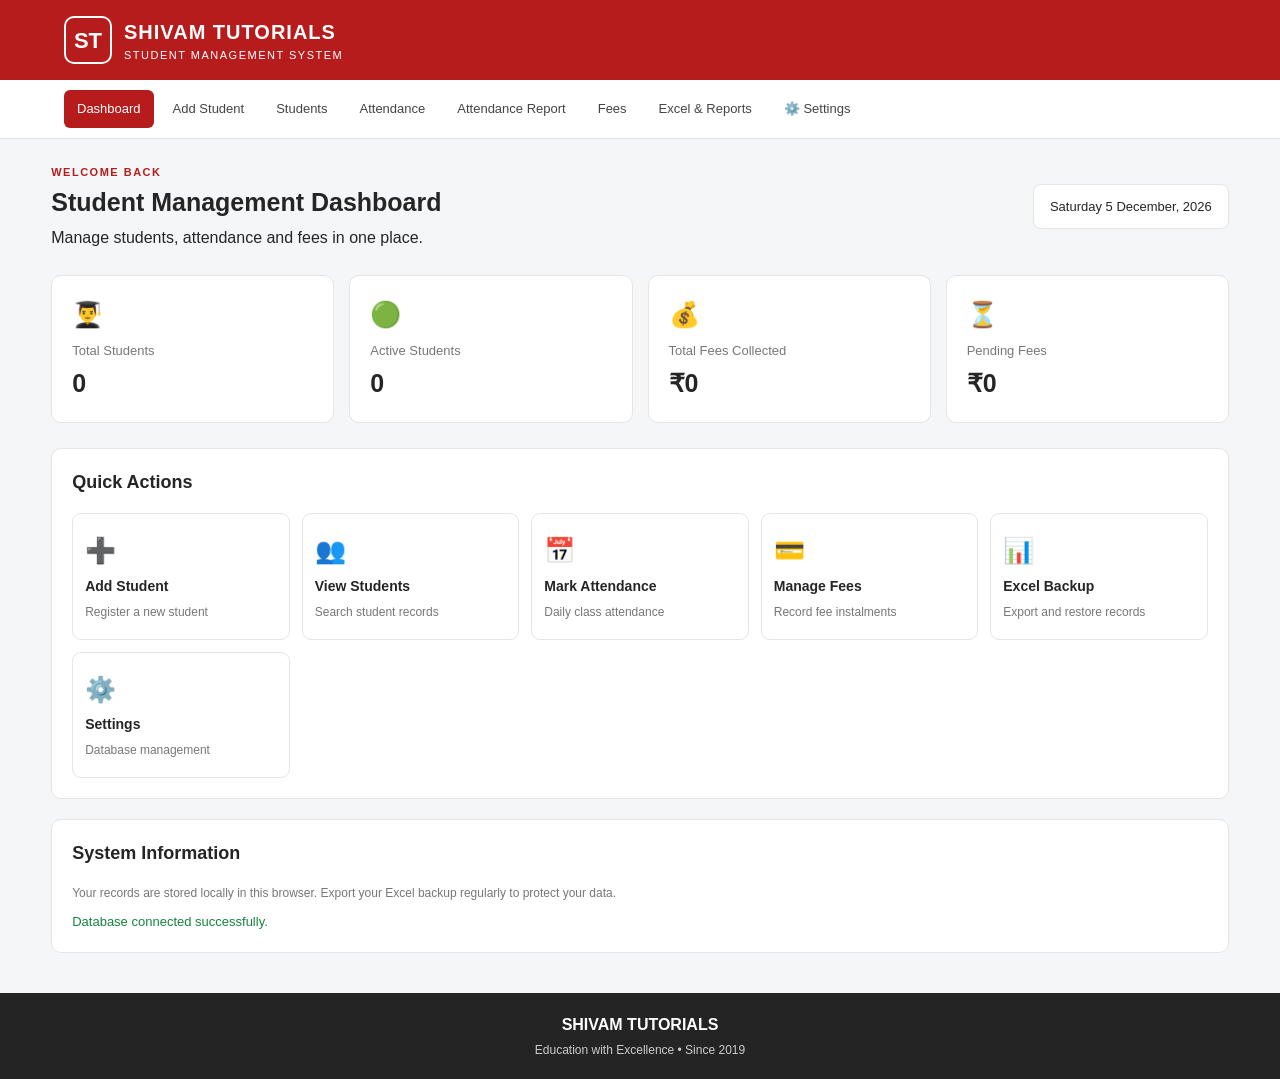
<file: index.html>
<!DOCTYPE html>
<html lang="en">
<head>
    <meta charset="UTF-8">
    <meta name="viewport" content="width=device-width, initial-scale=1.0">
    <meta name="theme-color" content="#b71c1c">
    <title>Shivam Tutorials | Student Management</title>
    <link rel="stylesheet" href="css/style.css">
    <link rel="stylesheet" href="css/responsive.css">
</head>
<body>

    <header class="main-header">
        <div class="brand">
            <div class="brand-logo">ST</div>
            <div>
                <h1>SHIVAM TUTORIALS</h1>
                <p>STUDENT MANAGEMENT SYSTEM</p>
            </div>
        </div>
    </header>

    <nav class="main-nav">
        <a class="active" href="index.html">Dashboard</a>
        <a href="pages/add-student.html">Add Student</a>
        <a href="pages/view-students.html">Students</a>
        <a href="pages/attendance.html">Attendance</a>
        <a href="pages/attendance-report.html">Attendance Report</a>
        <a href="pages/fees.html">Fees</a>
        <a href="pages/reports.html">Excel & Reports</a>
        <a href="pages/settings.html">⚙️ Settings</a>
    </nav>

    <main class="container">

        <section class="welcome-section">
            <div>
                <p class="eyebrow">WELCOME BACK</p>
                <h2>Student Management Dashboard</h2>
                <p>Manage students, attendance and fees in one place.</p>
            </div>
            <div class="today-date" id="todayDate"></div>
        </section>

        <section class="dashboard-grid">

            <div class="stat-card">
                <span class="stat-icon">👨‍🎓</span>
                <p>Total Students</p>
                <h2 id="totalStudents">0</h2>
            </div>

            <div class="stat-card">
                <span class="stat-icon">🟢</span>
                <p>Active Students</p>
                <h2 id="activeStudents">0</h2>
            </div>

            <div class="stat-card">
                <span class="stat-icon">💰</span>
                <p>Total Fees Collected</p>
                <h2 id="totalCollected">₹0</h2>
            </div>

            <div class="stat-card">
                <span class="stat-icon">⏳</span>
                <p>Pending Fees</p>
                <h2 id="pendingFees">₹0</h2>
            </div>

        </section>

        <section class="section-card">
            <h3>Quick Actions</h3>

            <div class="quick-actions">

                <a class="action-card" href="pages/add-student.html">
                    <span>➕</span>
                    <strong>Add Student</strong>
                    <small>Register a new student</small>
                </a>

                <a class="action-card" href="pages/view-students.html">
                    <span>👥</span>
                    <strong>View Students</strong>
                    <small>Search student records</small>
                </a>

                <a class="action-card" href="pages/attendance.html">
                    <span>📅</span>
                    <strong>Mark Attendance</strong>
                    <small>Daily class attendance</small>
                </a>

                <a class="action-card" href="pages/fees.html">
                    <span>💳</span>
                    <strong>Manage Fees</strong>
                    <small>Record fee instalments</small>
                </a>

                <a class="action-card" href="pages/reports.html">
                    <span>📊</span>
                    <strong>Excel Backup</strong>
                    <small>Export and restore records</small>
                </a>

                <a class="action-card" href="pages/settings.html">
                    <span>⚙️</span>
                    <strong>Settings</strong>
                    <small>Database management</small>
                </a>

            </div>
        </section>

        <section class="section-card">
            <h3>System Information</h3>
            <p class="muted">
                Your records are stored locally in this browser.
                Export your Excel backup regularly to protect your data.
            </p>
            <p id="databaseStatus" class="status-text">
                Checking database...
            </p>
        </section>

    </main>

    <footer class="main-footer">
        <strong>SHIVAM TUTORIALS</strong>
        <p>Education with Excellence • Since 2019</p>
    </footer>

    <script src="js/database.js"></script>

    <script>
        document.getElementById("todayDate").textContent =
            new Date().toLocaleDateString("en-IN", {
                weekday: "long",
                day: "numeric",
                month: "long",
                year: "numeric"
            });

        async function loadDashboard() {
            try {
                await DB.init();

                const students = await DB.getAll("students");
                const payments = await DB.getAll("payments");

                const active = students.filter(
                    s => s.status === "Active"
                );

                const collected = payments.reduce(
                    (sum, p) => sum + Number(p.amount || 0), 0
                );

                const totalFees = students.reduce(
                    (sum, s) => sum + Number(s.totalFees || 0), 0
                );

                document.getElementById("totalStudents").textContent =
                    students.length;

                document.getElementById("activeStudents").textContent =
                    active.length;

                document.getElementById("totalCollected").textContent =
                    "₹" + collected.toLocaleString("en-IN");

                document.getElementById("pendingFees").textContent =
                    "₹" + Math.max(0, totalFees - collected)
                    .toLocaleString("en-IN");

                document.getElementById("databaseStatus").textContent =
                    "Database connected successfully.";

            } catch (error) {
                document.getElementById("databaseStatus").textContent =
                    "Database connection failed. Please reload the page.";

                console.error(error);
            }
        }

        loadDashboard();
    </script>

</body>
</html>
</file>
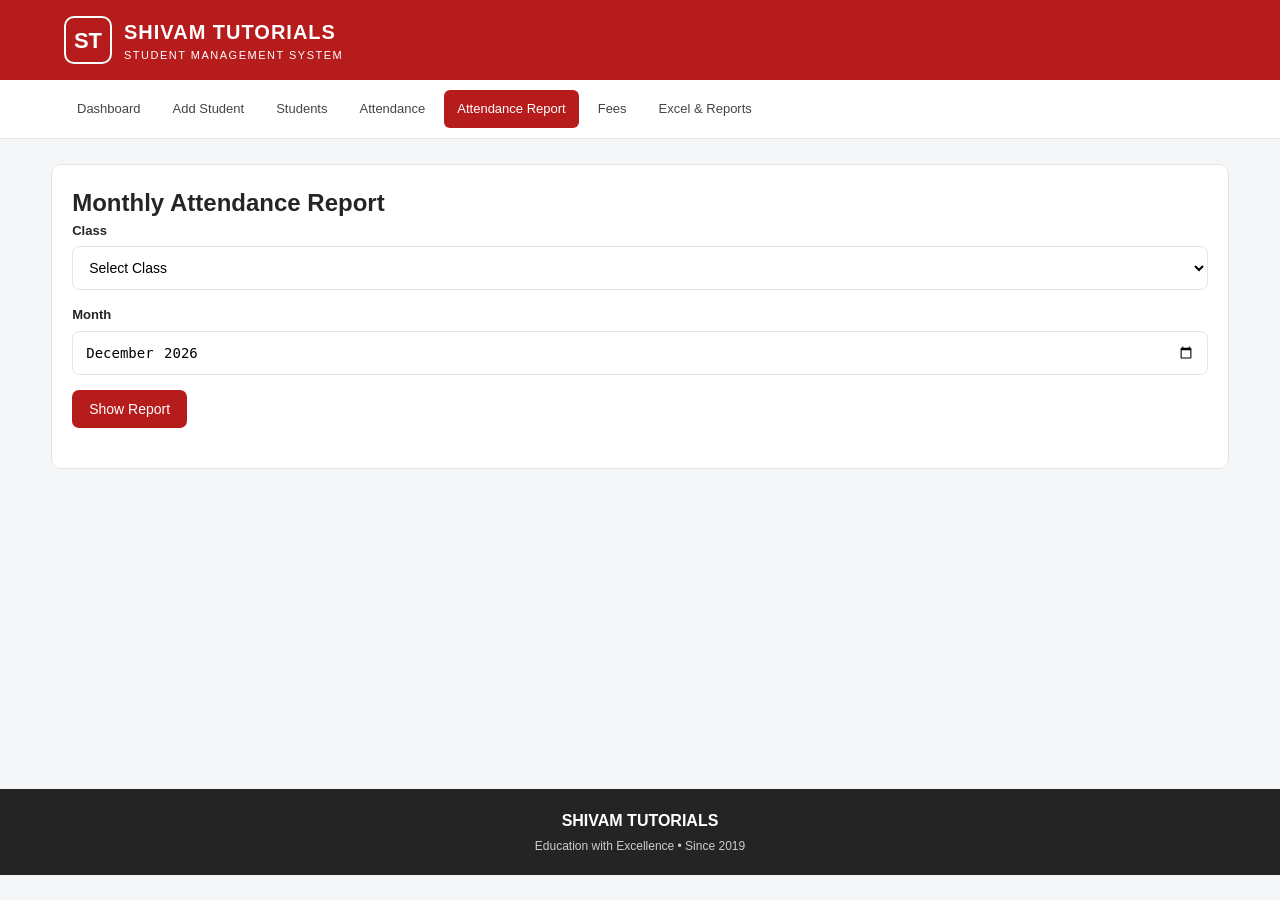
<file: pages/attendance-report.html>
<!DOCTYPE html>
<html lang="en">
<head>
  <meta charset="UTF-8">
  <meta name="viewport" content="width=device-width, initial-scale=1">
  <title>Attendance Report | Shivam Tutorials</title>
  <link rel="stylesheet" href="../css/style.css">
  <link rel="stylesheet" href="../css/responsive.css">
</head>
<body>
<header class="main-header">
  <div class="brand"><div class="brand-logo">ST</div><div><h1>SHIVAM TUTORIALS</h1><p>STUDENT MANAGEMENT SYSTEM</p></div></div>
</header>
<nav class="main-nav">
  <a href="../index.html">Dashboard</a>
  <a href="add-student.html">Add Student</a>
  <a href="view-students.html">Students</a>
  <a href="attendance.html">Attendance</a>
  <a class="active" href="attendance-report.html">Attendance Report</a>
  <a href="fees.html">Fees</a>
  <a href="reports.html">Excel & Reports</a>
</nav>

<main class="container">
  <section class="section-card">
    <h2>Monthly Attendance Report</h2>

    <div class="form-group">
      <label>Class</label>
      <select id="classSelect"><option value="">Select Class</option></select>
    </div>

    <div class="form-group">
      <label>Month</label>
      <input type="month" id="monthSelect">
    </div>

    <button class="btn" id="showReport">Show Report</button>

    <div style="overflow-x:auto;margin-top:20px">
      <table class="data-table">
        <thead id="reportHead"></thead>
        <tbody id="reportBody"></tbody>
      </table>
    </div>
  </section>
</main>

<footer class="main-footer">
  <strong>SHIVAM TUTORIALS</strong>
  <p>Education with Excellence • Since 2019</p>
</footer>

<script src="../js/database.js"></script>
<script>
async function initialiseReport() {
  await DB.init();

  const students = await DB.getAll("students");
  const classes = [...new Set(students.map(s => s.className))]
    .filter(Boolean)
    .sort((a, b) => a.localeCompare(b, undefined, { numeric: true }));

  classes.forEach(name => {
    const option = document.createElement("option");
    option.value = name;
    option.textContent = name;
    classSelect.appendChild(option);
  });

  const now = new Date();
  monthSelect.value = now.getFullYear() + "-" +
    String(now.getMonth() + 1).padStart(2, "0");
}

async function showReport() {
  const className = classSelect.value;
  const month = monthSelect.value;

  if (!className || !month) {
    alert("Select a class and month.");
    return;
  }

  const [year, monthNumber] = month.split("-").map(Number);
  const days = new Date(year, monthNumber, 0).getDate();

  const students = (await DB.getAll("students"))
    .filter(s => s.className === className);

  const records = (await DB.getAll("attendance"))
    .filter(r => r.date.startsWith(month));

  reportHead.innerHTML = "";
  reportBody.innerHTML = "";

  const headerRow = document.createElement("tr");

  ["Student Name", "Status"].forEach(text => {
    const th = document.createElement("th");
    th.textContent = text;
    headerRow.appendChild(th);
  });

  for (let day = 1; day <= days; day++) {
    const th = document.createElement("th");
    th.textContent = day;
    headerRow.appendChild(th);
  }

  reportHead.appendChild(headerRow);

  students.forEach(student => {
    const row = document.createElement("tr");

    const nameCell = document.createElement("td");
    nameCell.textContent = student.name;
    row.appendChild(nameCell);

    const marked = records.filter(r => r.studentId === student.id);
    const present = marked.filter(r => r.status === "Present").length;
    const absent = marked.filter(r => r.status === "Absent").length;

    const summaryCell = document.createElement("td");
    summaryCell.textContent = "P: " + present + " / A: " + absent;
    row.appendChild(summaryCell);

    for (let day = 1; day <= days; day++) {
      const date = month + "-" + String(day).padStart(2, "0");
      const record = records.find(
        r => r.studentId === student.id && r.date === date
      );

      const td = document.createElement("td");
      td.textContent = record
        ? (record.status === "Present" ? "P" : "A")
        : "";
      row.appendChild(td);
    }

    reportBody.appendChild(row);
  });

  if (!students.length) {
    reportBody.innerHTML =
      '<tr><td colspan="' + (days + 2) + '">No students found.</td></tr>';
  }
}

document.getElementById("showReport")
  .addEventListener("click", showReport);

initialiseReport().catch(console.error);
</script>
</body>
</html>
</file>
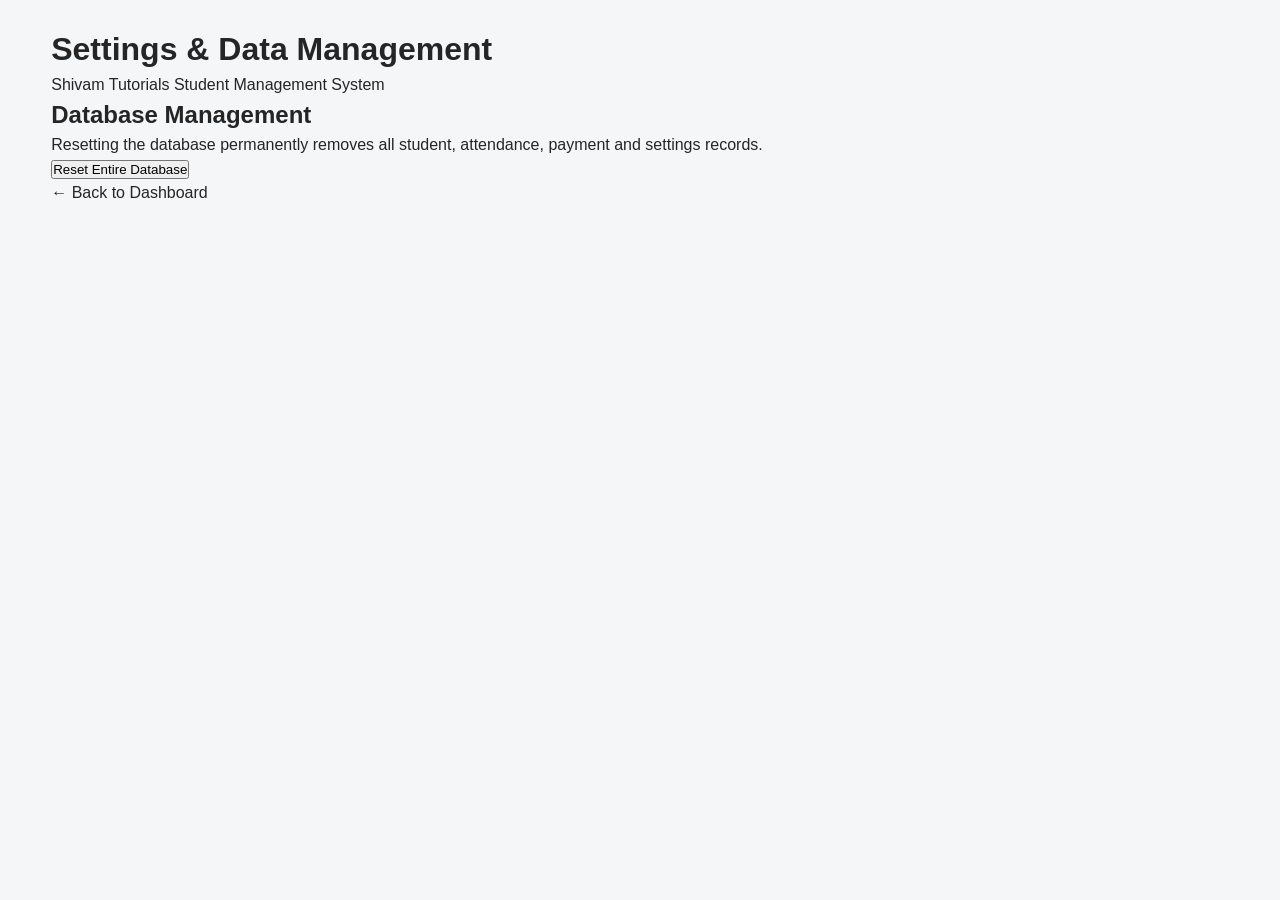
<file: pages/settings.html>
<!DOCTYPE html>
<html lang="en">
<head>
  <meta charset="UTF-8">
  <meta name="viewport" content="width=device-width, initial-scale=1.0">
  <title>Settings | Shivam Tutorials</title>
  <link rel="stylesheet" href="../css/style.css">
</head>
<body>

  <main class="container">
    <h1>Settings & Data Management</h1>
    <p>Shivam Tutorials Student Management System</p>

    <section class="card">
      <h2>Database Management</h2>
      <p>
        Resetting the database permanently removes all student,
        attendance, payment and settings records.
      </p>

      <button id="resetBtn" type="button">
        Reset Entire Database
      </button>

      <p id="message" role="status"></p>
    </section>

    <a href="../index.html">← Back to Dashboard</a>
  </main>

  <script src="../js/database.js"></script>

  <script>
    const resetBtn = document.getElementById("resetBtn");
    const message = document.getElementById("message");

    resetBtn.addEventListener("click", async () => {
      const firstConfirm = confirm(
        "WARNING: This will delete ALL students, attendance, fees and settings. Continue?"
      );

      if (!firstConfirm) return;

      const secondConfirm = confirm(
        "Are you absolutely sure? This action cannot be undone."
      );

      if (!secondConfirm) return;

      resetBtn.disabled = true;
      message.textContent = "Resetting database...";

      try {
        await DB.resetAll();

        message.textContent =
          "Database reset successfully! Reloading...";

        setTimeout(() => {
          window.location.href = "../index.html";
        }, 1500);

      } catch (error) {
        console.error(error);
        message.textContent =
          "Reset failed: " + error.message;

        resetBtn.disabled = false;
      }
    });
  </script>

</body>
</html>
</file>
<file: css/style.css>
:root {
  --primary: #b71c1c;
  --primary-dark: #8e1515;
  --background: #f5f6f8;
  --surface: #ffffff;
  --text: #252525;
  --muted: #777777;
  --border: #e5e5e5;
  --success: #168443;
  --danger: #d32f2f;
}

* {
  box-sizing: border-box;
  margin: 0;
  padding: 0;
}

body {
  font-family: Arial, Helvetica, sans-serif;
  background: var(--background);
  color: var(--text);
  line-height: 1.5;
}

a {
  color: inherit;
  text-decoration: none;
}

.main-header {
  background: var(--primary);
  color: white;
  padding: 16px 5%;
}

.brand {
  display: flex;
  align-items: center;
  gap: 12px;
}

.brand-logo {
  width: 48px;
  height: 48px;
  border: 2px solid white;
  border-radius: 10px;
  display: grid;
  place-items: center;
  font-size: 22px;
  font-weight: 800;
}

.brand h1 {
  font-size: 20px;
  letter-spacing: 1px;
}

.brand p {
  font-size: 11px;
  letter-spacing: 1.5px;
}

.main-nav {
  background: white;
  display: flex;
  gap: 6px;
  padding: 10px 5%;
  overflow-x: auto;
  border-bottom: 1px solid var(--border);
}

.main-nav a {
  white-space: nowrap;
  padding: 9px 13px;
  border-radius: 6px;
  font-size: 13px;
  color: #444;
}

.main-nav a:hover,
.main-nav a.active {
  background: var(--primary);
  color: white;
}

.container {
  width: min(1200px, 92%);
  margin: 25px auto;
  min-height: 65vh;
}

.welcome-section {
  display: flex;
  align-items: center;
  justify-content: space-between;
  gap: 15px;
  margin-bottom: 25px;
}

.welcome-section h2 {
  font-size: 25px;
  margin: 4px 0;
}

.eyebrow {
  color: var(--primary);
  font-size: 11px;
  font-weight: bold;
  letter-spacing: 1.5px;
}

.today-date {
  background: white;
  border: 1px solid var(--border);
  padding: 12px 16px;
  border-radius: 8px;
  font-size: 13px;
}

.dashboard-grid {
  display: grid;
  grid-template-columns: repeat(4, 1fr);
  gap: 15px;
  margin-bottom: 25px;
}

.stat-card,
.section-card {
  background: var(--surface);
  border: 1px solid var(--border);
  border-radius: 10px;
  padding: 20px;
}

.stat-icon {
  font-size: 25px;
}

.stat-card p {
  color: var(--muted);
  font-size: 13px;
  margin-top: 8px;
}

.stat-card h2 {
  font-size: 25px;
  margin-top: 4px;
}

.section-card {
  margin-bottom: 20px;
}

.section-card h3 {
  margin-bottom: 17px;
  font-size: 18px;
}

.quick-actions {
  display: grid;
  grid-template-columns: repeat(5, 1fr);
  gap: 12px;
}

.action-card {
  border: 1px solid var(--border);
  border-radius: 9px;
  padding: 18px 12px;
  display: flex;
  flex-direction: column;
  gap: 6px;
  transition: 0.2s;
  background: #fff;
}

.action-card:hover {
  border-color: var(--primary);
  transform: translateY(-2px);
}

.action-card span {
  font-size: 25px;
}

.action-card strong {
  font-size: 14px;
}

.action-card small,
.muted {
  color: var(--muted);
  font-size: 12px;
}

.status-text {
  color: var(--success);
  font-size: 13px;
  margin-top: 10px;
}

.main-footer {
  text-align: center;
  background: #242424;
  color: white;
  padding: 20px;
  margin-top: 40px;
}

.main-footer p {
  color: #cccccc;
  font-size: 12px;
  margin-top: 4px;
}

/* Shared form and table styles for upcoming pages */

.form-group {
  margin-bottom: 15px;
}

.form-group label {
  display: block;
  font-size: 13px;
  font-weight: 600;
  margin-bottom: 6px;
}

.form-group input,
.form-group select,
.form-group textarea {
  width: 100%;
  padding: 12px;
  border: 1px solid var(--border);
  border-radius: 7px;
  background: white;
  font-size: 14px;
}

.btn {
  display: inline-block;
  border: none;
  border-radius: 7px;
  padding: 11px 17px;
  background: var(--primary);
  color: white;
  cursor: pointer;
  font-size: 14px;
}

.btn:hover {
  background: var(--primary-dark);
}

.btn-secondary {
  background: #555;
}

.data-table {
  width: 100%;
  border-collapse: collapse;
  background: white;
}

.data-table th,
.data-table td {
  border: 1px solid var(--border);
  padding: 11px;
  text-align: left;
  font-size: 13px;
}

.data-table th {
  background: #f1f1f1;
}

.badge {
  display: inline-block;
  border-radius: 20px;
  padding: 4px 9px;
  font-size: 11px;
  font-weight: bold;
}

.badge-active {
  color: #126b37;
  background: #e2f5e9;
}

.badge-inactive {
  color: #a22222;
  background: #fde8e8;
}
</file>
<file: css/responsive.css>
@media (max-width: 900px) {
  .dashboard-grid {
    grid-template-columns: repeat(2, 1fr);
  }

  .quick-actions {
    grid-template-columns: repeat(2, 1fr);
  }
}

@media (max-width: 600px) {
  .main-header {
    padding: 13px 4%;
  }

  .brand h1 {
    font-size: 17px;
  }

  .brand p {
    font-size: 9px;
  }

  .brand-logo {
    width: 42px;
    height: 42px;
    font-size: 19px;
  }

  .main-nav {
    padding: 8px 3%;
  }

  .container {
    width: 94%;
    margin: 18px auto;
  }

  .welcome-section {
    align-items: flex-start;
    flex-direction: column;
  }

  .welcome-section h2 {
    font-size: 21px;
  }

  .today-date {
    width: 100%;
  }

  .dashboard-grid {
    gap: 9px;
  }

  .stat-card {
    padding: 13px;
  }

  .stat-card h2 {
    font-size: 21px;
  }

  .quick-actions {
    gap: 9px;
  }

  .action-card {
    padding: 14px 10px;
  }

  .section-card {
    padding: 15px;
  }

  .data-table {
    min-width: 650px;
  }
}
</file>
